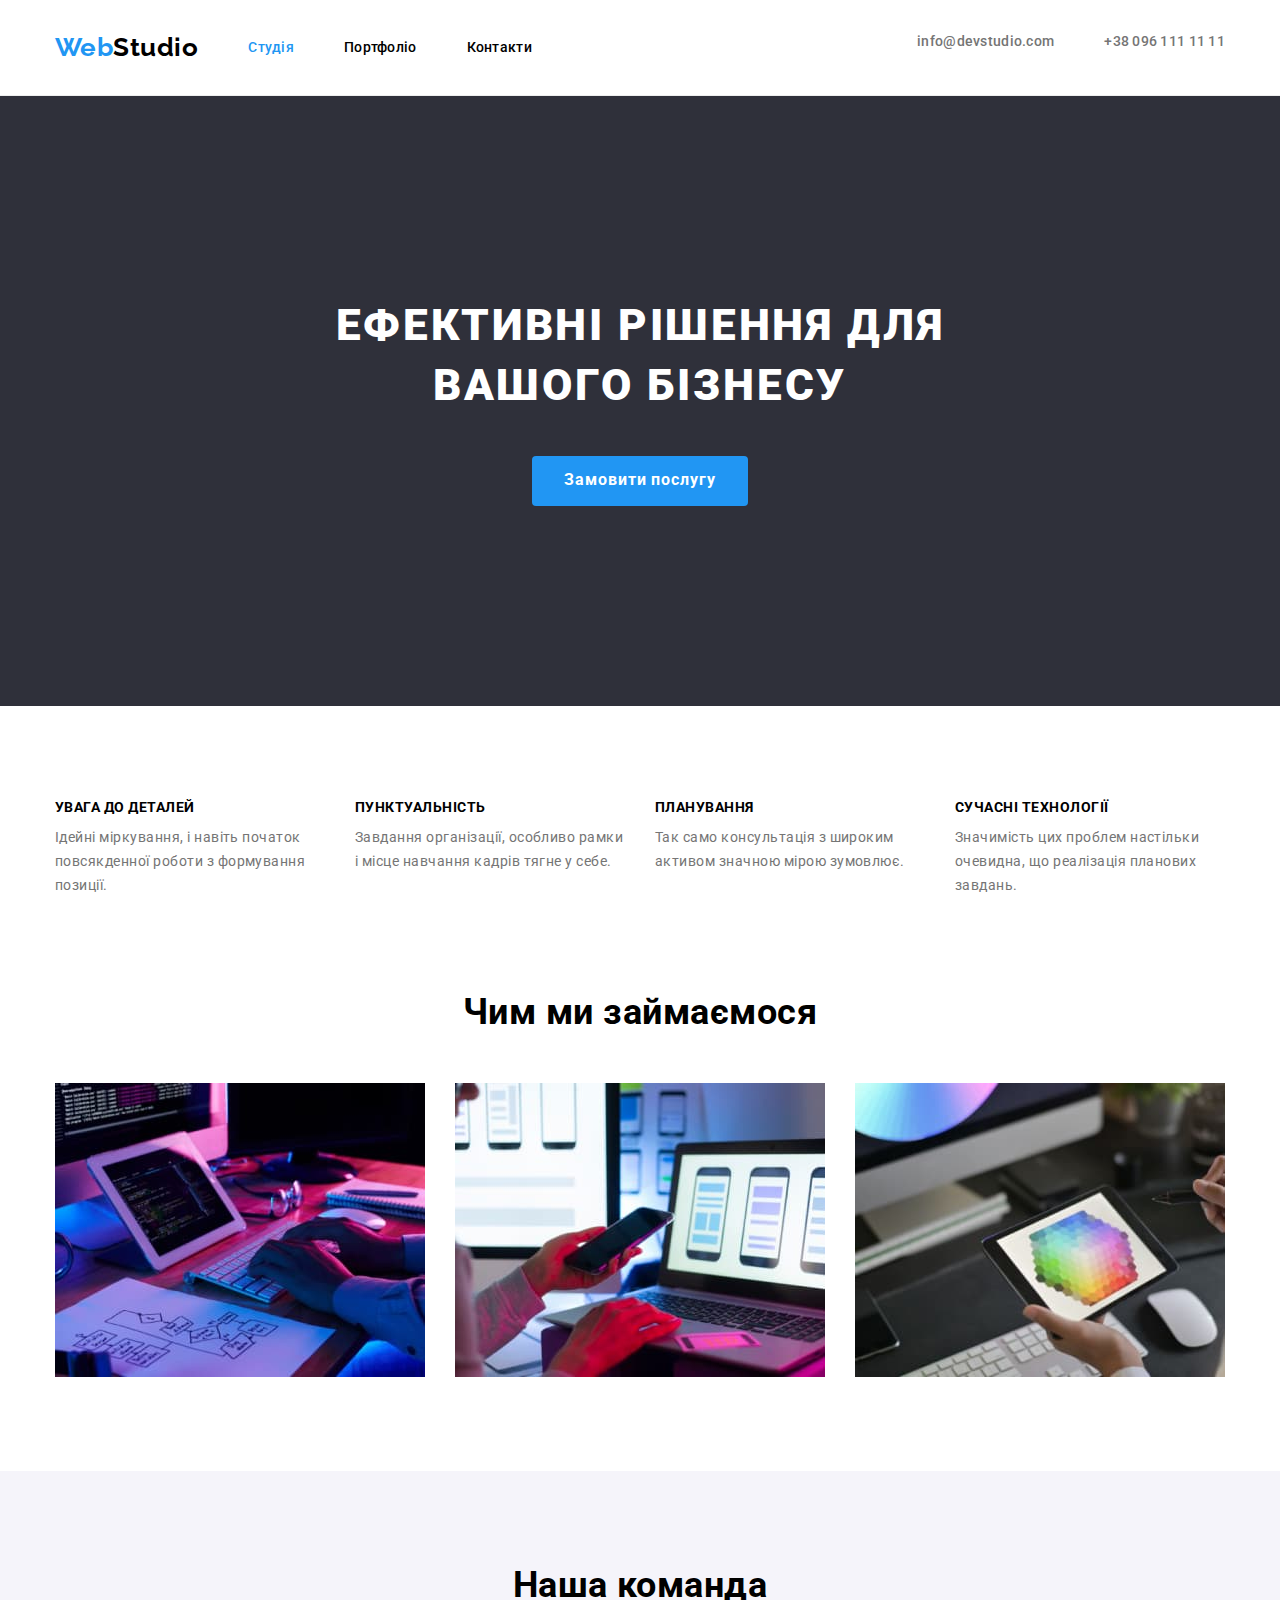
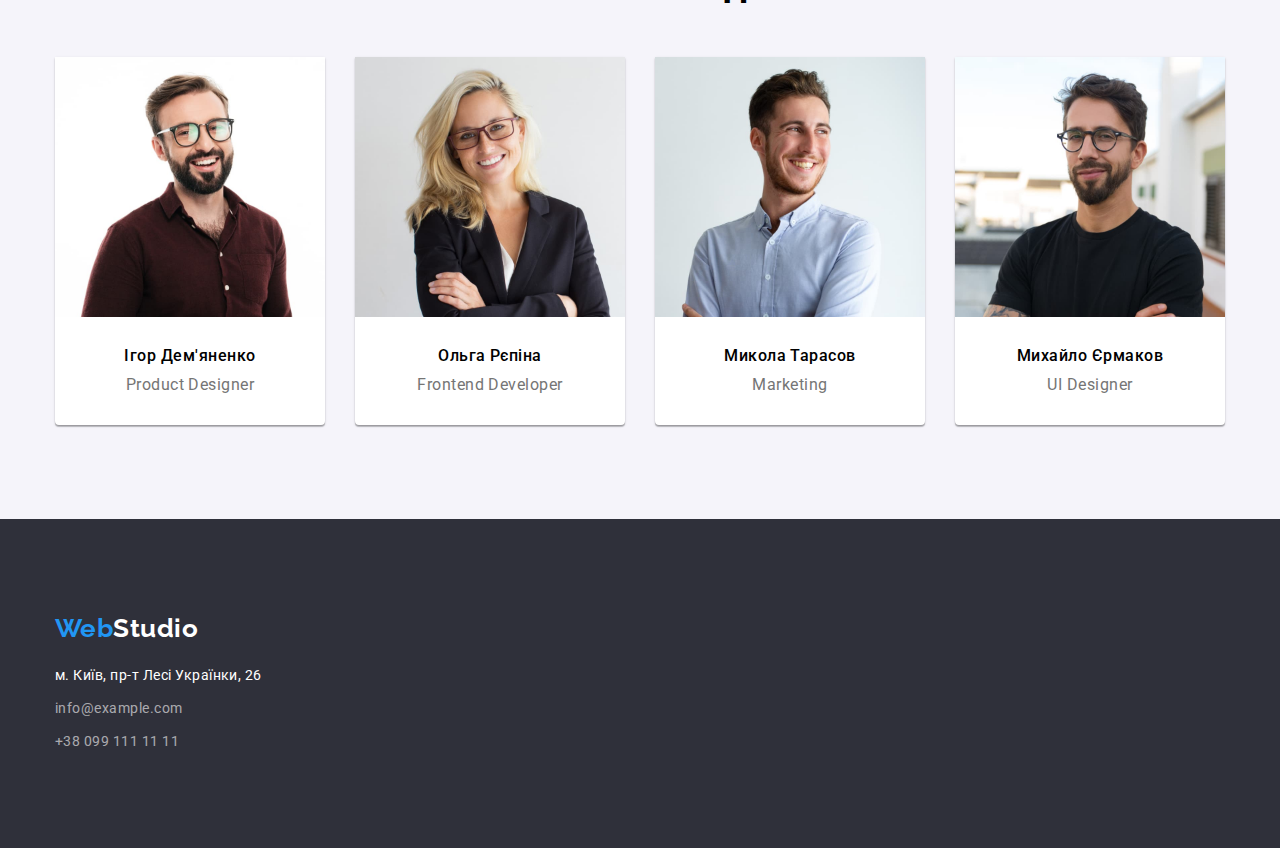
<file: index.html>
<!DOCTYPE html>
<html lang="uk">

<head>
    <meta charset="UTF-8">
    <meta http-equiv="X-UA-Compatible" content="IE=edge">
    <meta name="viewport" content="width=device-width, initial-scale=1.0">
    <title>WebStudio</title>
    <link rel="preconnect" href="https://fonts.googleapis.com">
    <link rel="preconnect" href="https://fonts.gstatic.com" crossorigin>
    <link
        href="https://fonts.googleapis.com/css2?family=Raleway:wght@700&family=Roboto:wght@400;500;700;900&display=swap"
        rel="stylesheet">
    <link rel="stylesheet" href="https://cdn.jsdelivr.net/npm/modern-normalize@1.1.0/modern-normalize.min.css">
    <link rel="stylesheet" href="./css/styles.css">
</head>

<body>
    <!-- Header-page -->
    <header class="page-header">
        <div class="header-box container">
            <nav class="page-navigation">
                <a class="logo link" href="/index.html"><span class="logo-item">Web</span>Studio</a>
                <ul class="menu-list list">
                    <li class="menu-item">
                        <a class="menu-link link current " href="index.html">Студія</a>
                    </li>
                    <li class="menu-item">
                        <a class="menu-link link" href="portfolio.html">Портфоліо</a>
                    </li>
                    <li class="menu-item">
                        <a class="menu-link link" href="#contacts">Контакти</a>
                    </li>
                </ul>
            </nav>

            <ul class="list-contact list ">
                <li class="mail-link"><a class="mail link" href="mailto:info@devstudio.com">info@devstudio.com</a></li>
                <li><a class="contact-phone-number link" href="tel:+380961111111">+38 096 111 11 11</a></li>
            </ul>

        </div>

    </header>
    <!-- Main-page -->
    <main class="main-page">
        <section class="first-section">
            <div class="container first-container">
                <h1 class="name-page">Ефективні рішення для вашого бізнесу</h1>
                <button class="modal-open-btn" type="button">Замовити послугу</button>
            </div>
        </section>
        <section class="portfolio-section section ">
            <div class="container">
                <h2 class="soft-skills visually-hidden">Наші особливості</h2>
                <ul class="list list-skils">
                    <li class="skills-list">
                        <h3 class="soft-skills-item">Увага до деталей</h3>
                        <p class="soft-skills-link">Ідейні міркування, i навіть початок повсякденної роботи з формування
                            позиції.</p>
                    </li>

                    <li class="skills-list">
                        <h3 class="soft-skills-item">Пунктуальність</h3>
                        <p class="soft-skills-link">Завдання організації, особливо рамки i місце навчання кадрів тягне у
                            себе.</p>
                    </li>

                    <li class="skills-list">
                        <h3 class="soft-skills-item">Планування</h3>
                        <p class="soft-skills-link">Так само консультація з широким активом значною мірою зумовлює.</p>
                    </li>

                    <li class="skills-list">
                        <h3 class="soft-skills-item">Сучасні технології</h3>
                        <p class="soft-skills-link">Значимість цих проблем настільки очевидна, що реалізація планових
                            завдань.</p>
                    </li>

                </ul>
            </div>

        </section>
        <section class="page-job section">
            <div class="container">
                <h2 class="job">Чим ми займаємося</h2>
                <ul class="job-page list">
                    <li class="work-image-li">
                        <img class="image-work" src="./images/box-1.jpg" alt="design" width="370" height="294">
                    </li>
                    <li class="work-image-li">
                        <img class="image-work" src="./images/box-2.jpg" alt="styling" width="370" height="294">
                    </li>
                    <li class="work-image-li">
                        <img class="image-work" src="./images/box-3.jpg" alt="color" width="370" height="294">
                    </li>
                </ul>
            </div>

        </section>
        <section class="team section">
            <div class="container">
                <h2 class="my-team">Наша команда</h2>
                <ul class="list list-team">
                    <li class="team-box">
                        <img class="image-team" src="./images/img-1.jpg" alt="Ігор Дем'яненко" width="270" height="260">
                        <div class="team-info">
                            <h3 class="name">Ігор Дем'яненко</h3>
                            <p class="job-title">Product Designer</p>
                        </div>
                    </li>
                    <li class="team-box">
                        <img class="image-team" src="./images/img-2.jpg" alt="Ольга Рєпіна" width="270" height="260">
                        <div class="team-info">
                            <h3 class="name">Ольга Рєпіна</h3>
                            <p class="job-title">Frontend Developer</p>
                        </div>
                    </li>
                    <li class="team-box">
                        <img class="image-team" src="./images/img-3.jpg" alt="Микола Тарасов" width="270" height="260">
                        <div class="team-info">
                            <h3 class="name">Микола Тарасов</h3>
                            <p class="job-title">Marketing</p>
                        </div>
                    </li>
                    <li class="team-box">
                        <img class="image-team" src="./images/img-4.jpg" alt="Михайло Єрмаков" width="270" height="260">
                        <div class="team-info">
                            <h3 class="name">Михайло Єрмаков</h3>
                            <p class="job-title">UI Designer</p>
                        </div>

                    </li>
                </ul>
            </div>
        </section>
    </main>
    <footer class="footer-page section">
        <div class="container footer-container">
            <a class="logo-two link" href="/index.html"><span class="logo-item">Web</span>Studio</a>
            <address class="adress-footer">
                <ul class="adress-list list">
                    <li class="list-map"><a class="maps-list link" href="https://goo.gl/maps/bV2nX5t9sE71foQR8"
                            target="_blank" rel="nooper noreferrer nofollow">м. Київ, пр-т Лесі Українки, 26</a>
                    </li>
                    <li class="list-map"><a class="mail-footer link" href="mailto:info@example.com">info@example.com</a>
                    </li>
                    <li><a class="contact-phone-footer link" href="tel:+380991111111">+38 099 111 11 11</a></li>
                </ul>
            </address>
        </div>
    </footer>
</body>

</html>
</file>
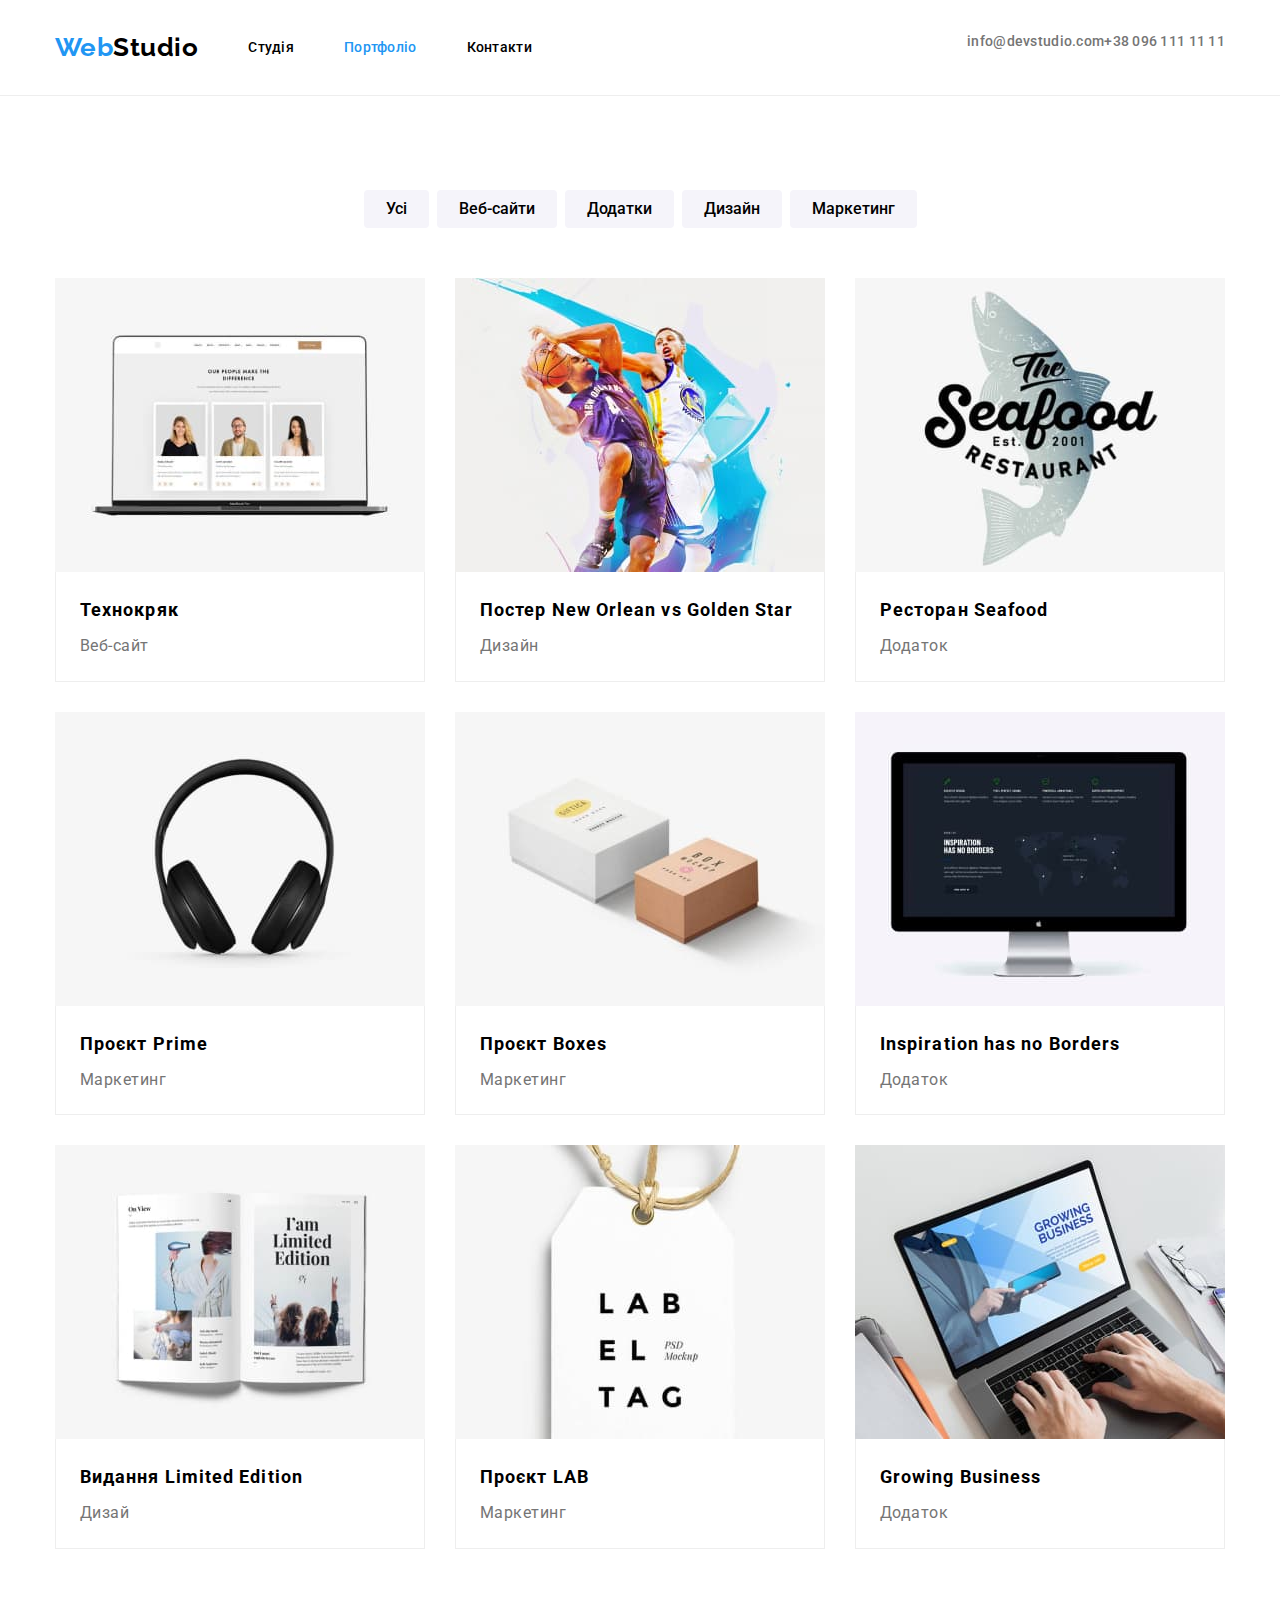
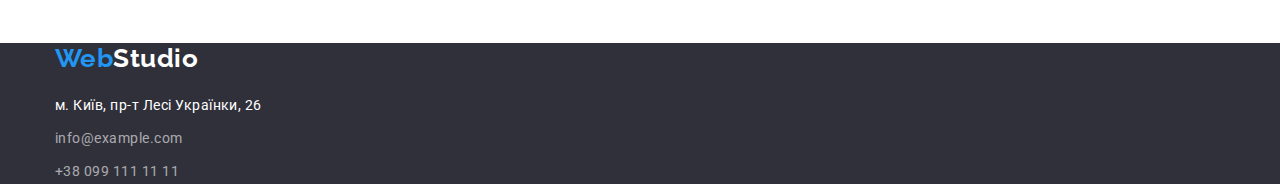
<file: portfolio.html>
<!DOCTYPE html>
<html lang="uk">

<head>
    <meta charset="UTF-8">
    <meta http-equiv="X-UA-Compatible" content="IE=edge">
    <meta name="viewport" content="width=device-width, initial-scale=1.0">
    <title>Portfolio</title>
    <link rel="preconnect" href="https://fonts.googleapis.com">
    <link rel="preconnect" href="https://fonts.gstatic.com" crossorigin>
    <link
        href="https://fonts.googleapis.com/css2?family=Raleway:wght@700&family=Roboto:wght@400;500;700;900&display=swap"
        rel="stylesheet">
    <link rel="stylesheet" href="https://cdn.jsdelivr.net/npm/modern-normalize@1.1.0/modern-normalize.min.css">
    <link rel="stylesheet" href="./css/styles.css">
</head>

<body>
    <header class="page-header">
        <div class="header-box container">
            <nav class="page-navigation">
                <a class="logo link" href="/index.html"><span class="logo-item">Web</span>Studio</a>
                <ul class="menu-list list">
                    <li class="menu-item">
                        <a class="menu-link link" href="index.html">Студія</a>
                    </li>
                    <li class="menu-item">
                        <a class="menu-link link current" href="portfolio.html">Портфоліо</a>
                    </li>
                    <li class="menu-item">
                        <a class="menu-link link" href="#contacts">Контакти</a>
                    </li>
                </ul>
            </nav>
            <div>
                <ul class="list-contact list ">
                    <li><a class="mail link" href="mailto:info@devstudio.com">info@devstudio.com</a></li>
                    <li><a class="contact-phone-number link" href="tel:+380961111111">+38 096 111 11 11</a></li>
                </ul>
            </div>
        </div>
    </header>
    <main class="main-page">
        <section class="filther section">
            <div class="container">
                <h1 class="visually-hidden">Наші роботи</h1>
                <ul class="filther-btn list">
                    <li><button class="button-item" type="button">Усі</button></li>
                    <li><button class="button-item" type="button">Веб-сайти</button></li>
                    <li><button class="button-item" type="button">Додатки</button></li>
                    <li><button class="button-item" type="button">Дизайн</button></li>
                    <li><button class="button-item" type="button">Маркетинг</button></li>
                </ul>
                <ul class="project-link list">
                    <li class="project-table">
                        <img class="pjoject-img" src="./images-portfolio/img-portholio-1.jpg" alt="Технокряк">
                        <div class="project-list">
                            <h2 class="project">Технокряк</h2>
                            <p class="project-type">Веб-сайт</p>
                        </div>
                    </li>
                    <li class="project-table">
                        <img class="pjoject-img" src="./images-portfolio/img-portholio-2.jpg"
                            alt="Постер-New-Orlean-vs-Golden-Star">
                        <div class="project-list">
                            <h2 class="project">Постер New Orlean vs Golden Star</h2>
                            <p class="project-type">Дизайн</p>
                        </div>
                    </li>
                    <li class="project-table">
                        <img class="pjoject-img" src="./images-portfolio/img-portholio-3.jpg" alt="Ресторан-Морепродукти">
                        <div class="project-list">
                            <h2 class="project">Ресторан Seafood</h2>
                            <p class="project-type">Додаток</p>
                        </div>
                    </li>
                    <li class="project-table">
                        <img class="pjoject-img" src="./images-portfolio/img-portholio-4.jpg" alt="Проєкт-Прем'єр">
                        <div class="project-list">
                            <h2 class="project">Проєкт Prime</h2>
                            <p class="project-type">Маркетинг</p>
                        </div>
                    </li>
                    <li class="project-table">
                        <img class="pjoject-img" src="./images-portfolio/img-portholio-5.jpg" alt="Проєкт-Коробки">
                        <div class="project-list">
                            <h2 class="project">Проєкт Boxes</h2>
                            <p class="project-type">Маркетинг</p>
                        </div>
                    </li>
                    <li class="project-table">
                        <img class="pjoject-img" src="./images-portfolio/img-portholio-6.jpg"
                            alt="Натхнення-не-має-кордонів">
                        <div class="project-list">
                            <h2 class="project">Inspiration has no Borders</h2>
                            <p class="project-type">Додаток</p>
                        </div>
                    </li>
                    <li class="project-table">
                        <img class="pjoject-img" src="./images-portfolio/img-portholio-7.jpg"
                            alt="Видання-Обмежене-видання">
                        <div class="project-list">
                            <h2 class="project">Видання Limited Edition</h2>
                            <p class="project-type">Дизай</p>
                        </div>
                    </li>
                    <li class="project-table">
                        <img class="pjoject-img" src="./images-portfolio/img-portholio-8.jpg" alt="Проєкт-ЛАБ">
                        <div class="project-list">
                            <h2 class="project">Проєкт LAB</h2>
                            <p class="project-type">Маркетинг</p>
                        </div>
                    </li>
                    <li class="project-table">
                        <img class="pjoject-img" src="./images-portfolio/img-portholio-9.jpg" alt="Зростаючий-бізнес">
                        <div class="project-list">
                            <h2 class="project">Growing Business</h2>
                            <p class="project-type">Додаток</p>
                        </div>
                </ul>
            </div>
        </section>
    </main>
    <footer class="footer-page">
        <div class="container fofter-container">
            <a class="logo-two link" href="/index.html"><span class="logo-item">Web</span>Studio</a>
            <address class="adress-footer">
                <ul class="adress-list list">
                    <li class="list-map"><a class="maps-list link" href="https://goo.gl/maps/bV2nX5t9sE71foQR8" target="_blank"
                            rel="nooper noreferrer nofollow">м. Київ, пр-т Лесі Українки, 26</a>
                    </li>
                    <li class="list-map"><a class="mail-footer link" href="mailto:info@example.com">info@example.com</a></li>
                    <li><a class="contact-phone-footer link" href="tel:+380991111111">+38 099 111 11 11</a></li>
                </ul>
            </address>
        </div>
    </footer>
</body>

</html>
</file>
<file: css/styles.css>
:root {
  --accent-color: #2196f3;
  --secondary-text-dark-color: #000000;
  --primary-text-dark-color: #212121;
  --primary-text-color-theme-light: #ffffff;
  --secondary-text-color-theme-light: #757575;
  --no-name-text-color: #2f303a;
  --primary-font: "Roboto", sans-serif;
  --secondary-text-font: "Raleway", sans-serif;
  --back-color: #f5f4fa;
  --border-color: #eee;
}
.menu-list .menu-link.current {
  color: var(--accent-color);
}
.link {
  text-decoration: none;
}

.list {
  list-style-type: none;
}

button {
  cursor: pointer;
}
h1,
h2,
h3,
h4,
p{
  margin-top: 0;
  margin-bottom: 0;
}
ul,
ol{
  margin-top: 0;
  margin-bottom: 0;
  padding-left: 0;
}
img{
  max-width: 100%;
  height: auto;
  display: block;
}
body {
  font-family: var(--primary-font), sans-serif;
  background-color: var(--primary-text-color-theme-light);
  letter-spacing: 0.03em;
}
.section{
  padding-top: 94px;
  padding-bottom: 94px;
}
/* HEADER */
.visually-hidden {
  position: absolute;
  white-space: nowrap;
  width: 1px;
  height: 1px;
  overflow: hidden;
  border: 0;
  padding: 0;
  clip: rect(0 0 0 0);
  clip-path: inset(50%);
  margin: -1px;
}
.container {
  margin-left: auto;
  margin-right: auto;
  width: 1200px;
  padding-left: 15px;
  padding-right: 15px;
}
.logo {
  font-family: var(--secondary-text-font);
  font-weight: 700;
  font-size: 26px;
  line-height: 1.2;

  color: var(--black-color);
}
.logo-item {
  font-family: var(--secondary-text-font);
  font-weight: 700;
  font-size: 26px;
  line-height: 1.2;
  color: var(--accent-color);
}
.page-navigation{
  display: flex;
  align-items: center;
}
.page-header{
  border-bottom: 1px solid var(--border-color);
  padding-top: 32px;
  padding-bottom: 32px;
}

.header-box{
  display: flex;
  justify-content: space-between;
}
.menu-list,
.list-contact{
  display: flex;
}
.menu-item:not(:last-child),
.logo
{
  margin-right:50px;
}
.mail-link{
  margin-right: 50px;
}
.menu-link {
  font-weight: 500;
  font-size: 14px;
  line-height: 1.14;
  letter-spacing: 0.02em;
  color: var(--grey-color);
}
.menu-link:hover,
.menu-link:focus {
  color: var(--accent-color);
}
.mail {
  font-weight: 500;
  font-size: 14px;
  line-height: 1.14;
  letter-spacing: 0.02em;
  color: var(--secondary-text-color-theme-light);
}
.mail:hover,
.mail:focus {
  color: var(--accent-color);
}
.contact-phone-number {
  font-weight: 500;
  font-size: 14px;
  line-height: 1.14;
  letter-spacing: 0.02em;
  color: var(--secondary-text-color-theme-light);
}
.contact-phone-number:hover,
.contact-phone-number:focus {
  color: var(--accent-color);
}
/* MAIN */
.first-section {
  background-color: var(--no-name-text-color);
}
.name-page {
  font-weight: 900;
  font-size: 44px;
  line-height: 1.36;
  text-align: center;
  letter-spacing: 0.06em;
  text-transform: uppercase;
  color: var(--primary-text-color-theme-light);
  margin-bottom: 40px;
}
.modal-open-btn {
  width: 216px;
  height: 50px;
  background-color: #2196f3;
  font-weight: 700;
  font-size: 16px;
  line-height: 1.8;
  letter-spacing: 0.06em;
  color: var(--primary-text-color-theme-light);
  border: none;
  border-radius: 4px;
  display: flex;
  align-items: center;
  justify-content: center;
}
.first-container{
  display: flex;
  flex-wrap: wrap;
  width: 700px;
  justify-content: center;
  padding-top: 200px;
  padding-bottom: 200px;
}

.modal-open-btn:hover,
.modal-open-btn:focus {
  background: var(--accent-color);
}
/* soft=skills */
.list-skils{
  display: flex;
  gap: 30px;
}
.skills-list{
  flex-basis: calc((100% - 90px) / 4 );
}
.soft-skills-item {
  font-weight: 700;
  font-size: 14px;
  line-height: 1.14;
  text-transform: uppercase;
  color: var(--grey-color);
  margin-bottom: 10px;
}
.soft-skills-link {
  font-size: 14px;
  line-height: 1.71;

  color: var(--secondary-text-color-theme-light);
}
.job {
  font-weight: 700;
  font-size: 36px;
  line-height: 1.16;
  text-align: center;
  color: var(--grey-color);
  margin-bottom: 50px;
}
.page-job{
  padding-top: 0;
}
.job-page{
  display: flex;
  gap: 30px;

}
.image-work {
  width: 370px;
  height: 294px;
}
.my-team{
  margin-bottom: 50px;
}
.list-team{
  display: flex;
  gap: 30px;
}
.my-team {
  font-weight: 700;
  font-size: 36px;
  line-height: 1.16;
  text-align: center;
  color: var(--grey-color);
}
.image-team {
  width: 270px;
  height: 260px;
}
.team-info{
  padding-top: 30px;
  padding-bottom: 30px;
}
.name {
  font-weight: 500;
  font-size: 16px;
  line-height: 1.18;
  margin-bottom: 10px;
  text-align: center;

  color: var(--grey-color);
}
.job-title {
  font-weight: 400;
  font-size: 16px;
  line-height: 1.18;
  text-align: center;
  color: var(--secondary-text-color-theme-light);
}
.team-box {
  background-color: var(--primary-text-color-theme-light);
  box-shadow: 0px 1px 3px rgba(0, 0, 0, 0.12), 0px 1px 1px rgba(0, 0, 0, 0.14), 0px 2px 1px rgba(0, 0, 0, 0.2);
border-radius: 0px 0px 4px 4px;
}
.team {
  background-color: var(--back-color);
}
/* footer */
.footer-page {
  background: var(--no-name-text-color);
}
.logo-two {
  font-family: var(--secondary-text-font);
  font-weight: 700;
  font-size: 26px;
  line-height: 1.19;
  color: var(--primary-text-color-theme-light);
  margin-top: 60px;
}
.adress-footer{
  margin-top: 20px;
}
.maps-list {
  font-style: normal;
  font-weight: 400;
  font-size: 14px;
  line-height: 1.71;
  color: var(--primary-text-color-theme-light);
}
.mail-footer,
.contact-phone-footer {
  font-style: normal;
  font-weight: 400;
  font-size: 14px;
  line-height: 1.71;
  color: rgba(255, 255, 255, 0.6);

}
.list-map{
  margin-bottom: 9px;
}
.contact-phone-footer{
  margin-bottom: 60px;
}
.contact-phone-footer:focus,
.contact-phone-footer:hover,
.mail-footer:hover,
.mail-footer:focus .maps-text:hover,
.maps-text:focus {
  color: var(--accent-color);
}

/* Portfolio */
.filther-btn{
  display: flex;
  gap: 8px;
  justify-content: center;
  margin-bottom: 50px;
}
.button-item {
  background: var(--back-color);
  padding: 6px 22px;
  font-weight: 500;
  font-size: 16px;
  line-height: 1.6;
  text-align: center;
  border-radius: 4px;
  border: none;
  color: var(--grey-color);
}

.button-item:hover,
.button-item:focus {
  color: var(--primary-text-color-theme-light);
  background-color: var(--accent-color);
  box-shadow: 0px 3px 1px rgba(0, 0, 0, 0.1), 0px 1px 2px rgba(0, 0, 0, 0.08),
    0px 2px 2px rgba(0, 0, 0, 0.12);
}
/* Project */
.project-link{
  display: flex;
  flex-wrap: wrap;
  gap: 30px;
}
.project-list{
  border-left: 1px solid var(--border-color);
  border-right: 1px solid var(--border-color);
  border-bottom: 1px solid var(--border-color);
  padding:20px 24px;
}
.project{
  margin-bottom: 4px;
}

.project-img {
  width: 370px;
  height: 294px;
}
.project {
  font-weight: 700;
  font-size: 18px;
  line-height: 2;
  letter-spacing: 0.06em;
  color: var(--grey-color);
}
.project-type {
  font-weight: 400;
  font-size: 16px;
  line-height: 1.8;

  color: var(--secondary-text-color-theme-light);
}
</file>
